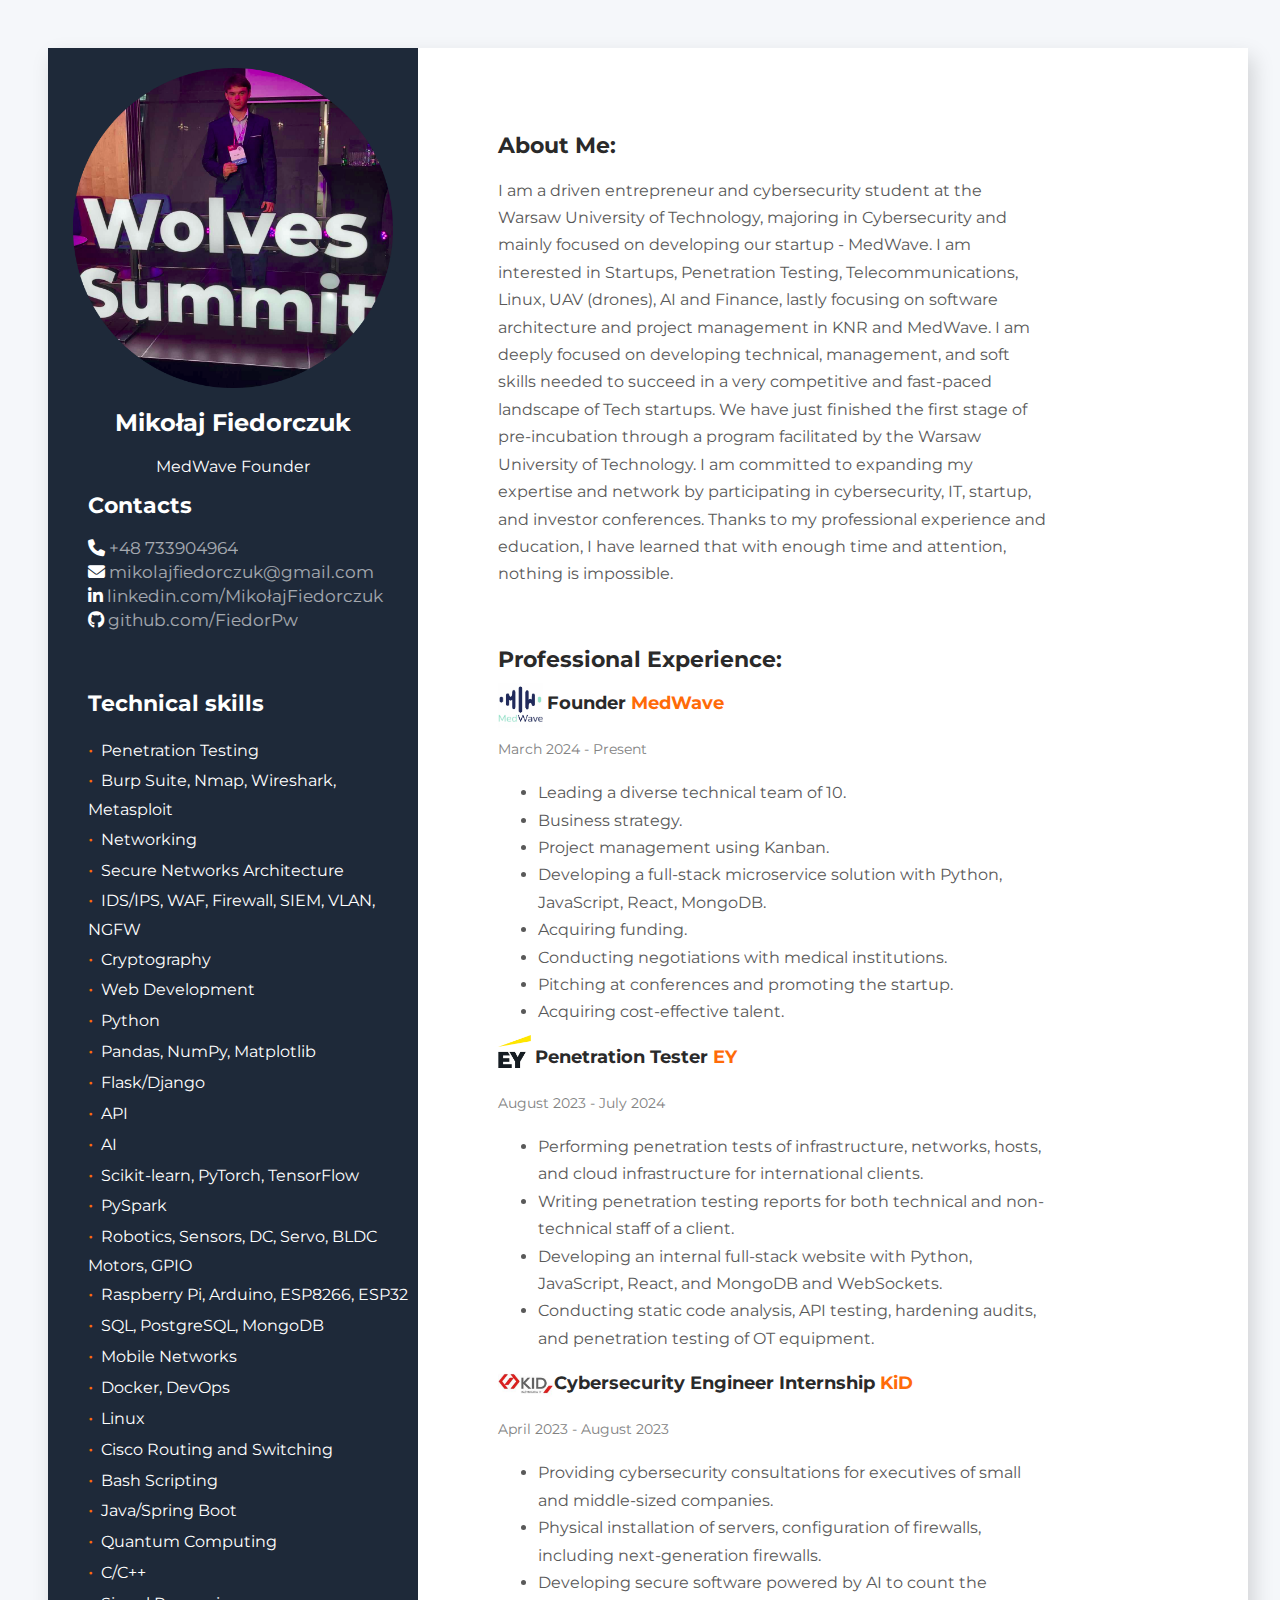
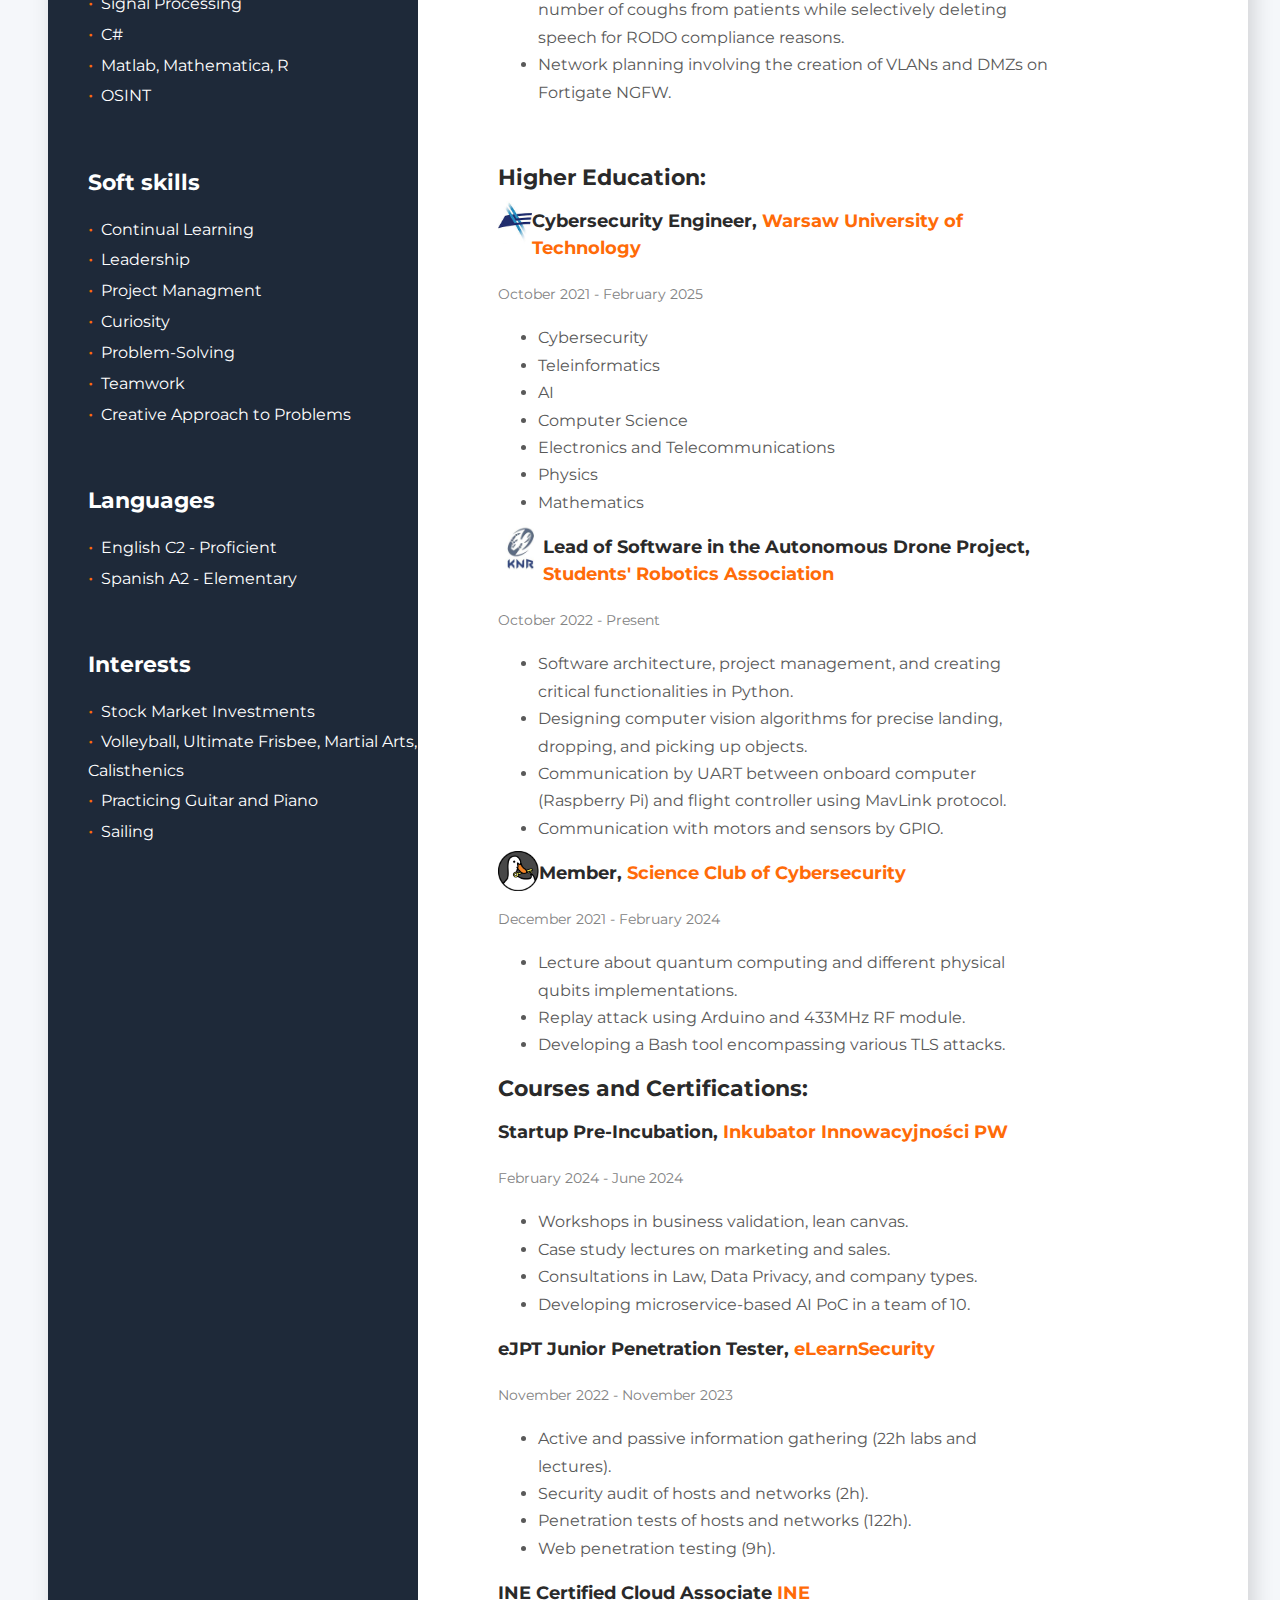
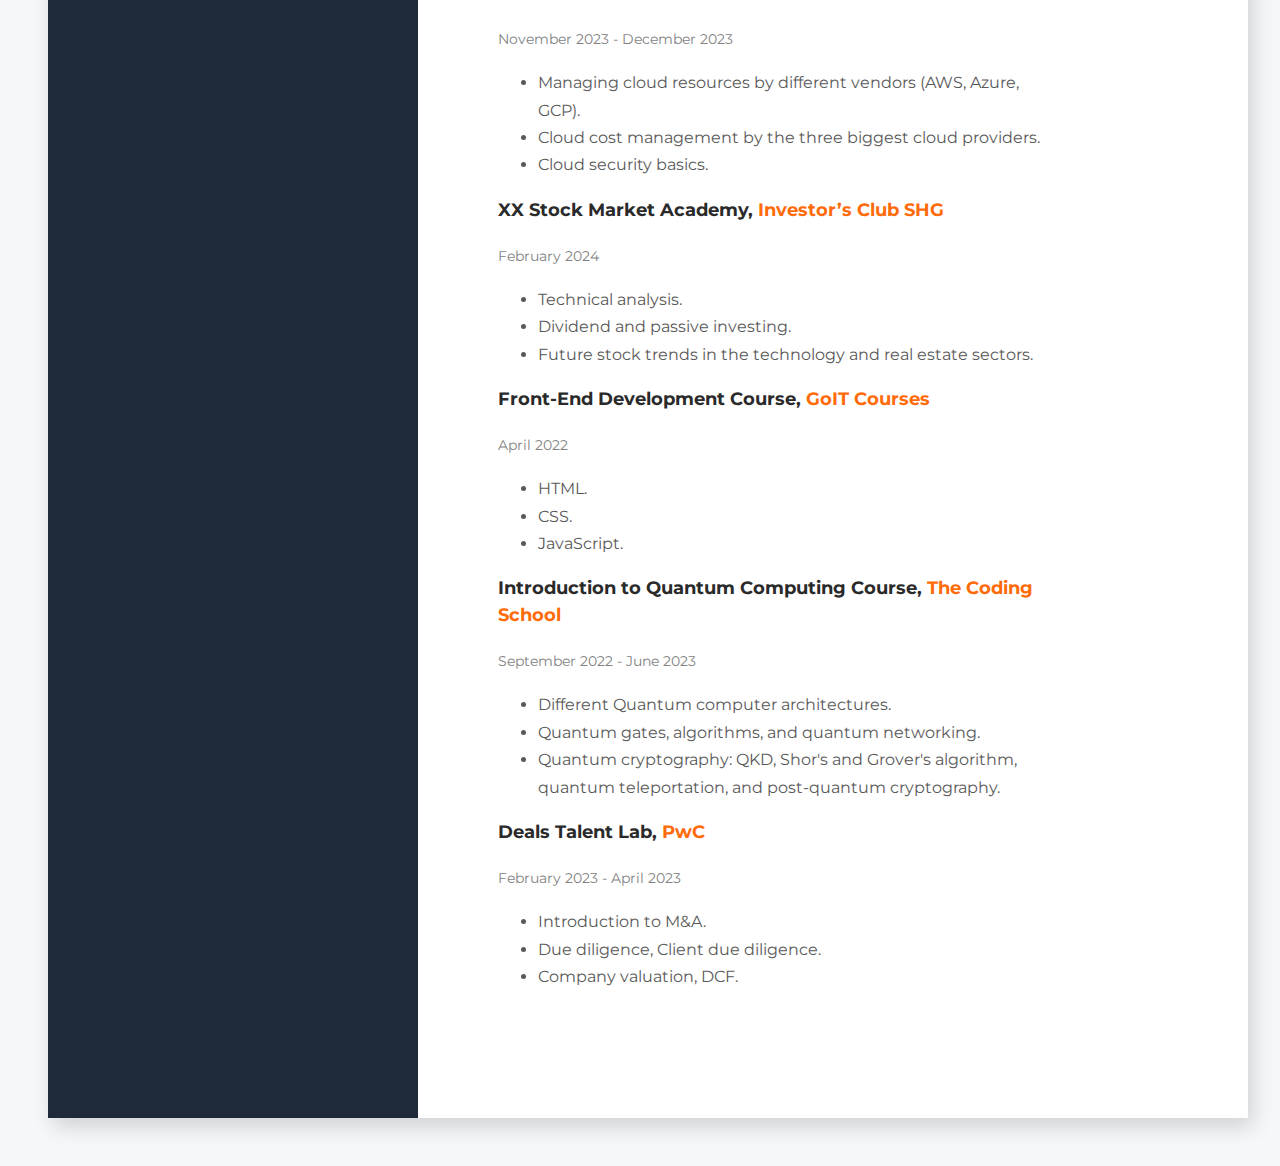
<file: index.html>
<!DOCTYPE html>
<html lang="en">

<head>
  <meta charset="UTF-8" />
  <meta name="viewport" content="width=device-width, initial-scale=1.0" />
  <title>CV</title>
  <link rel="icon" href="images/cvIcon.png" type="image/png">
  <link rel="stylesheet" href="./css/animate.css">
  <link rel="stylesheet" href="./css/style.css" />
  <link href="https://fonts.googleapis.com/css2?family=Montserrat:wght@400;700&display=swap" rel="stylesheet">
  <link href="https://cdnjs.cloudflare.com/ajax/libs/font-awesome/6.2.0/css/all.min.css" rel="stylesheet" type="text/css">
</head>

<body>
  <div class="container">
    <aside class="left-side">
      <div class="photo-case">
        <img src="./images/wolfes_koło.png" alt="My photo" width="370" class="photo" />
      </div>

      <h2 class="imie">Mikołaj Fiedorczuk</h2>
      <p class="imie">MedWave Founder</p>

      <section class="contacts">
        <h2 class="contacts-title">Contacts</h2>

        <ul class="contacts-list">
          <li class="contacts-item">
            <i class="fa-solid fa-phone"></i>
            <a href="tel:+48733904964" class="contacts-link">+48 733904964</a>
          </li>

          <li class="contacts-item">
            <i class="fa fa-envelope" aria-hidden="true"></i>
            <a href="mailto:mikolajfiedorczuk@gmail.com" class="contacts-link">mikolajfiedorczuk@gmail.com</a>
          </li>
          <li class="contacts-item">
            <i class="fa-brands fa-linkedin-in"></i>
            <a href="https://www.linkedin.com/in/miko%C5%82aj-fiedorczuk-2254b7236/" class="contacts-link">linkedin.com/MikołajFiedorczuk</a>
          </li>
          <li class="contacts-item">
            <i class="fa-brands fa-github"></i>
            <a href="https://github.com/FiedorPw" class="contacts-link">github.com/FiedorPw</a>
          </li>
        </ul>
      </section>

      <section class="skills">
        <h2 class="skills-title">Technical skills</h2>
        <ul class="skills-list">
          <li class="skills-item">Penetration Testing</li>
          <li class="skills-item">Burp Suite, Nmap, Wireshark, Metasploit</li>
          <li class="skills-item">Networking</li>
          <li class="skills-item">Secure Networks Architecture</li>
          <li class="skills-item">IDS/IPS, WAF, Firewall, SIEM, VLAN, NGFW</li>
          <li class="skills-item">Cryptography</li>
          <li class="skills-item">Web Development</li>
          <li class="skills-item">Python</li>
          <li class="skills-item">Pandas, NumPy, Matplotlib</li>
          <li class="skills-item">Flask/Django</li>
          <li class="skills-item">API</li>
          <li class="skills-item">AI</li>
          <li class="skills-item">Scikit-learn, PyTorch, TensorFlow</li>
          <li class="skills-item">PySpark</li>
          <li class="skills-item">Robotics, Sensors, DC, Servo, BLDC Motors, GPIO</li>
          <li class="skills-item">Raspberry Pi, Arduino, ESP8266, ESP32</li>
          <li class="skills-item">SQL, PostgreSQL, MongoDB</li>
          <li class="skills-item">Mobile Networks</li>
          <li class="skills-item">Docker, DevOps</li>
          <li class="skills-item">Linux</li>
          <li class="skills-item">Cisco Routing and Switching</li>
          <li class="skills-item">Bash Scripting</li>
          <li class="skills-item">Java/Spring Boot</li>
          <li class="skills-item">Quantum Computing</li>
          <li class="skills-item">C/C++</li>
          <li class="skills-item">Signal Processing</li>
          <li class="skills-item">C#</li>
          <li class="skills-item">Matlab, Mathematica, R</li>
          <li class="skills-item">OSINT</li>
        </ul>
      </section>

      <section class="skills">
        <h2 class="skills-title">Soft skills</h2>
        <ul class="skills-list">
          <li class="skills-item">Continual Learning</li>
          <li class="skills-item">Leadership</li>
          <li class="skills-item">Project Managment</li>
          <li class="skills-item">Curiosity</li>
          <li class="skills-item">Problem-Solving</li>
          <li class="skills-item">Teamwork</li>
          <li class="skills-item">Creative Approach to Problems</li>
        </ul>
      </section>

      <section class="skills">
        <h2 class="skills-title">Languages</h2>
        <ul class="skills-list">
          <li class="skills-item">English C2 - Proficient</li>
          <li class="skills-item">Spanish A2 - Elementary</li>
        </ul>
      </section>

      <section class="skills">
        <h2 class="skills-title">Interests</h2>
        <ul class="skills-list">
          <li class="skills-item">Stock Market Investments</li>
          <li class="skills-item">Volleyball, Ultimate Frisbee, Martial Arts, Calisthenics</li>
          <li class="skills-item">Practicing Guitar and Piano</li>
          <li class="skills-item">Sailing</li>
        </ul>
      </section>
    </aside>

    <div class="right-side">
      <section class="bio">
        <h2 class="jobs-title">About Me:</h2>
        <p class="bio-about">
          I am a driven entrepreneur and cybersecurity student at the Warsaw University of Technology, majoring in Cybersecurity and mainly focused on developing our startup - MedWave.
          I am interested in Startups, Penetration Testing, Telecommunications, Linux, UAV (drones), AI and Finance,
          lastly focusing on software architecture and project management in KNR and MedWave.
          I am deeply focused on developing technical, management, and soft skills needed to succeed in a very competitive and fast-paced
          landscape of Tech startups.
          We have just finished the first stage of pre-incubation through a program facilitated by the Warsaw University of
          Technology. I am committed to expanding my expertise and network by participating in cybersecurity, IT,
          startup, and investor conferences. Thanks to my professional experience and
          education, I have learned that with enough time and attention, nothing is impossible.
        </p>
      </section>

      <section class="jobs">
        <h2 class="jobs-title">Professional Experience:</h2>
        <!-- MedWave -->
        <img src="images/medwave_ico.jpeg" class="img_deg" style="max-height: 45px" alt="MedWave Logo">

        <h3 class="jobs-occupation">
          Founder
          <span class="accent">MedWave</span>
        </h3>

        <p class="jobs-time">
          March 2024 - Present
        </p>
        <ul class="experience">
          <li class="experience-item">Leading a diverse technical team of 10.</li>
          <li class="experience-item">Business strategy.</li>
          <li class="experience-item">Project management using Kanban.</li>
          <li class="experience-item">Developing a full-stack microservice solution with Python, JavaScript, React, MongoDB.</li>
          <li class="experience-item">Acquiring funding.</li>
          <li class="experience-item">Conducting negotiations with medical institutions.</li>
          <li class="experience-item">Pitching at conferences and promoting the startup.</li>
          <li class="experience-item">Acquiring cost-effective talent.</li>
        </ul>

        <!-- EY -->
        <img src="images/ey logo.png" class="img_deg" alt="EY Logo">

        <h3 class="jobs-occupation">
          Penetration Tester
          <span class="accent">EY</span>
        </h3>

        <p class="jobs-time">
          August 2023 - July 2024
        </p>
        <ul class="experience">
          <li class="experience-item">Performing penetration tests of infrastructure, networks, hosts, and cloud infrastructure for international clients.</li>
          <li class="experience-item">Writing penetration testing reports for both technical and non-technical staff of a client.</li>
          <li class="experience-item">Developing an internal full-stack website with Python, JavaScript, React, and MongoDB and WebSockets.</li>
          <li class="experience-item">Conducting static code analysis, API testing, hardening audits, and penetration testing of OT equipment.</li>
        </ul>

        <!-- KiD -->
        <img src="images/kid logo.jpeg" style="float: left; margin: auto; max-width: 100%; max-height: 56px; margin-top: -12px; object-fit: contain;">
        <h3 class="jobs-occupation">
          Cybersecurity Engineer Internship
          <span class="accent">KiD</span>
        </h3>

        <p class="jobs-time">
          April 2023 - August 2023
        </p>
        <ul class="experience">
          <li class="experience-item">Providing cybersecurity consultations for executives of small and middle-sized companies.</li>
          <li class="experience-item">Physical installation of servers, configuration of firewalls, including next-generation firewalls.</li>
          <li class="experience-item">Developing secure software powered by AI to count the number of coughs from patients while selectively deleting speech for RODO compliance reasons.</li>
          <li class="experience-item">Network planning involving the creation of VLANs and DMZs on Fortigate NGFW.</li>
        </ul>

      </section>

      <section class="education">
        <h2 class="education-title">Higher Education:</h2>
        <!-- PW -->
        <img src="images/weiti logo.jpeg" style="float: left; margin: auto; max-width: 100%; max-height: 43px; margin-top: -7px; object-fit: contain;">
        <h3 class="education-degree">
          Cybersecurity Engineer,
          <span class="accent">Warsaw University of Technology</span>
        </h3>
        <p class="education-time">October 2021 - February 2025</p>
        <ul class="experience">
          <li class="experience-item">Cybersecurity</li>
          <li class="experience-item">Teleinformatics</li>
          <li class="experience-item">AI</li>
          <li class="experience-item">Computer Science</li>
          <li class="experience-item">Electronics and Telecommunications</li>
          <li class="experience-item">Physics</li>
          <li class="experience-item">Mathematics</li>
        </ul>

        <!-- KNR -->
        <img src="images/knr.jpeg" style="float: left; margin: auto; max-width: 100%; max-height: 45px; margin-top: -7px; object-fit: contain;">
        <h3 class="education-degree">
          Lead of Software in the Autonomous Drone Project,
          <span class="accent">Students' Robotics Association</span>
        </h3>
        <p class="education-time">October 2022 - Present</p>
        <ul class="experience">
          <li class="experience-item">Software architecture, project management, and creating critical functionalities in Python.</li>
          <li class="experience-item">Designing computer vision algorithms for precise landing, dropping, and picking up objects.</li>
          <li class="experience-item">Communication by UART between onboard computer (Raspberry Pi) and flight controller using MavLink protocol.</li>
          <li class="experience-item">Communication with motors and sensors by GPIO.</li>
        </ul>

        <img src="images/kncyber logo.png" style="float: left; margin: auto; max-width: 100%; max-height: 40px; margin-top: -7px; object-fit: contain;">
        <h3 class="education-degree">
          Member,
          <span class="accent">Science Club of Cybersecurity</span>
        </h3>
        <p class="education-time">December 2021 - February 2024</p>
        <ul class="experience">
          <li class="experience-item">Lecture about quantum computing and different physical qubits implementations.</li>
          <li class="experience-item">Replay attack using Arduino and 433MHz RF module.</li>
          <li class="experience-item">Developing a Bash tool encompassing various TLS attacks.</li>
        </ul>

        <h2 class="education-title">Courses and Certifications:</h2>
        <!-- Pre-Incubator -->
        <h3 class="education-degree">
          Startup Pre-Incubation, <span class="accent">Inkubator Innowacyjności PW</span>
        </h3>
        <p class="education-time">February 2024 - June 2024</p>
        <ul class="experience">
          <li class="experience-item">Workshops in business validation, lean canvas.</li>
          <li class="experience-item">Case study lectures on marketing and sales.</li>
          <li class="experience-item">Consultations in Law, Data Privacy, and company types.</li>
          <li class="experience-item">Developing microservice-based AI PoC in a team of 10.</li>
        </ul>

        <!-- eJPT -->
        <h3 class="education-degree">
          eJPT Junior Penetration Tester, <span class="accent">eLearnSecurity</span>
        </h3>
        <p class="education-time">November 2022 - November 2023</p>
        <ul class="experience">
          <li class="experience-item">Active and passive information gathering (22h labs and lectures).</li>
          <li class="experience-item">Security audit of hosts and networks (2h).</li>
          <li class="experience-item">Penetration tests of hosts and networks (122h).</li>
          <li class="experience-item">Web penetration testing (9h).</li>
        </ul>

        <!-- INE -->
        <h3 class="education-degree">
          INE Certified Cloud Associate <span class="accent">INE</span>
        </h3>
        <p class="education-time">November 2023 - December 2023</p>
        <ul class="experience">
          <li class="experience-item">Managing cloud resources by different vendors (AWS, Azure, GCP).</li>
          <li class="experience-item">Cloud cost management by the three biggest cloud providers.</li>
          <li class="experience-item">Cloud security basics.</li>
        </ul>

        <!-- Stock Market Academy -->
        <h3 class="education-degree">
          XX Stock Market Academy, <span class="accent">Investor’s Club SHG</span>
        </h3>
        <p class="education-time">February 2024</p>
        <ul class="experience">
          <li class="experience-item">Technical analysis.</li>
          <li class="experience-item">Dividend and passive investing.</li>
          <li class="experience-item">Future stock trends in the technology and real estate sectors.</li>
        </ul>

        <!-- Front-end -->
        <h3 class="education-degree">
          Front-End Development Course, <span class="accent">GoIT Courses</span>
        </h3>
        <p class="education-time">April 2022</p>
        <ul class="experience">
          <li class="experience-item">HTML.</li>
          <li class="experience-item">CSS.</li>
          <li class="experience-item">JavaScript.</li>
        </ul>

        <!-- Quantum Computing -->
        <h3 class="education-degree">
          Introduction to Quantum Computing Course, <span class="accent">The Coding School</span>
        </h3>
        <p class="education-time">September 2022 - June 2023</p>
        <ul class="experience">
          <li class="experience-item">Different Quantum computer architectures.</li>
          <li class="experience-item">Quantum gates, algorithms, and quantum networking.</li>
          <li class="experience-item">Quantum cryptography: QKD, Shor's and Grover's algorithm, quantum teleportation, and post-quantum cryptography.</li>
        </ul>

        <!-- PwC -->
        <h3 class="education-degree">
          Deals Talent Lab, <span class="accent">PwC</span>
        </h3>
        <p class="education-time">February 2023 - April 2023</p>
        <ul class="experience">
          <li class="experience-item">Introduction to M&A.</li>
          <li class="experience-item">Due diligence, Client due diligence.</li>
          <li class="experience-item">Company valuation, DCF.</li>
        </ul>
      </section>
    </div>
  </div>
</body>
</html>
</file>
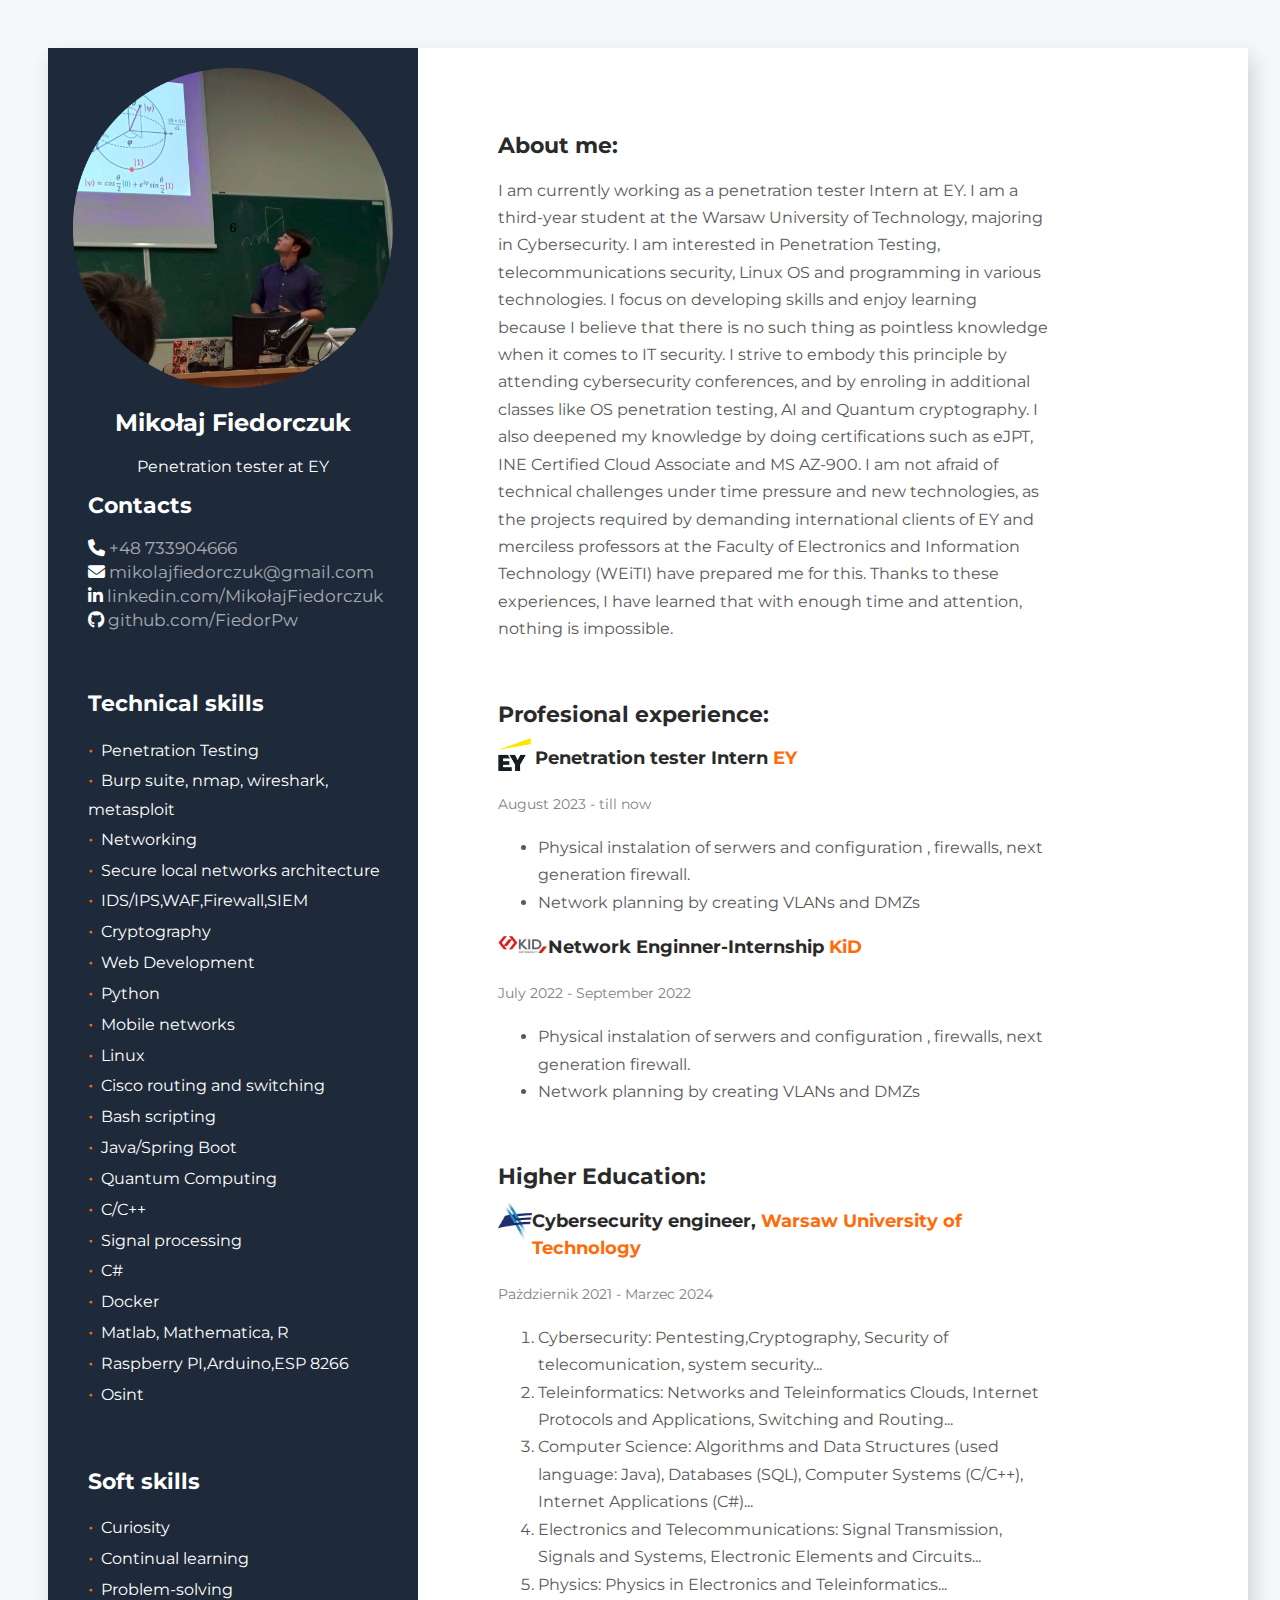
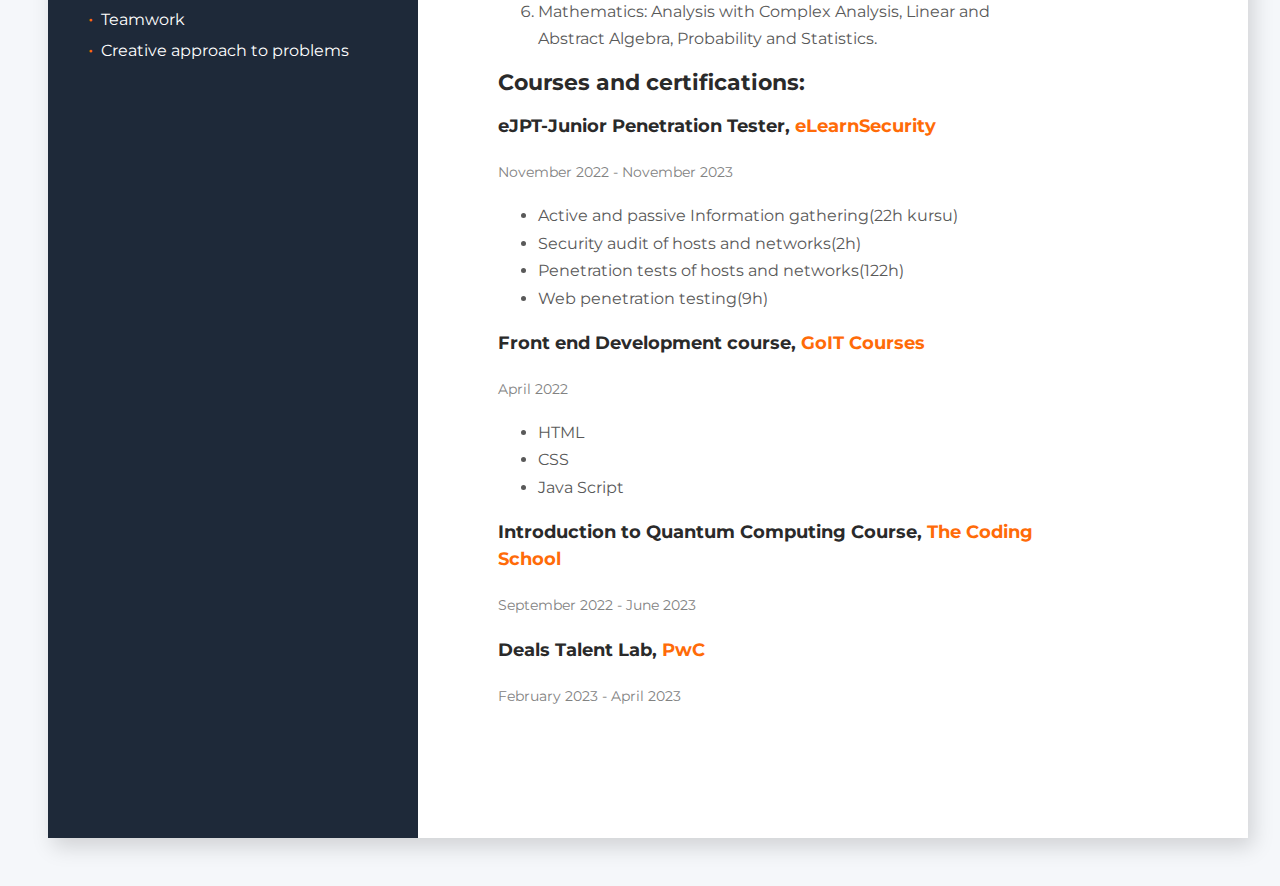
<file: eng.html>
<html lang="en">
  <head>
    <meta charset="UTF-8" />
    <meta name="viewport" content="width=device-width, initial-scale=1.0" />
    <title>CV</title>
    <link rel="icon" type="images/cvIcon.png" href="images/cvIcon.png">
    <link rel="stylesheet" href="./css/animate.css" >
    <link rel="stylesheet" href="./css/style.css" />
    <link href="https://fonts.googleapis.com/css2?family=Montserrat:wght@400;700&display=swap" rel="stylesheet">
    <link href="https://cdnjs.cloudflare.com/ajax/libs/font-awesome/6.2.0/css/all.min.css" rel="stylesheet" type="text/css">
  </head>
  <body>
    <div class="container">
      <aside class="left-side">
        <div class="photo-case">

          <img
          src="./images/qubit kołaj.png"
          height="My photo"
          width="370"
          class="photo"
          />
        </div>

          <h2 class="imie">Mikołaj Fiedorczuk</h2>
          <p class="imie">
            Penetration tester at EY 
          </p>

        <section class="contacts">
          <h2 class="contacts-title">Contacts</h2>
          <ul class="contacts-list">
            <li class="contacts-item">
              <i class="fa-solid fa-phone"></i>
              <a href="tel:+7456049010" class="contacts-link"
                >+48 733904666</a
              >
            </li>
            
            <li class="contacts-item">
              <i class="fa fa-envelope" aria-hidden="true"></i>
              <a href="mailto:
                       
          mikolajfiedorczuk@gmail.com" class="contacts-link"
                >mikolajfiedorczuk@gmail.com</a
              >
            </li>
            <li class="contacts-item">
              

              <i class="fa-brands fa-linkedin-in"></i>
              <a href="
                       
              https://www.linkedin.com/in/miko%C5%82aj-fiedorczuk-2254b7236/" class="contacts-link"
                >linkedin.com/MikołajFiedorczuk</a
              >
            </li>
            <li class="contacts-item">
              <i class="fa-brands fa-github"></i>
              <a href="
                       
              https://github.com/FiedorPw/FiedorPw" class="contacts-link"
                >github.com/FiedorPw</a
              >
            </li>
          </ul>
        </section>

        <section class="skills">
          <h2 class="skills-title">
            Technical skills
          </h2>
          <ul class="skills-list">
        
          <li class="skills-item">Penetration Testing</li>
          <li class="skills-item">Burp suite, nmap, wireshark, metasploit</li>
          <li class="skills-item">Networking</li>
          <li class="skills-item">Secure local networks architecture</li>
          <li class="skills-item">IDS/IPS,WAF,Firewall,SIEM</li>
          <li class="skills-item">Cryptography</li>
          <li class="skills-item">Web Development</li>
          <li class="skills-item">Python</li>
          <li class="skills-item">Mobile networks</li>
          <li class="skills-item">Linux</li>
          <li class="skills-item">Cisco routing and switching</li>
          <li class="skills-item">Bash scripting</li>
          <li class="skills-item">Java/Spring Boot</li>
          <li class="skills-item">Quantum Computing</li>
          <li class="skills-item">C/C++</li>
          <li class="skills-item">Signal processing</li>
          <li class="skills-item">C#</li>
          <li class="skills-item">Docker</li>
          <li class="skills-item">Matlab, Mathematica, R</li>
          <li class="skills-item">Raspberry PI,Arduino,ESP 8266</li>
          <li class="skills-item">Osint</li>
          </ul>
        </section>
        <section class="skills">
          <h2 class="skills-title">
            Soft skills
          </h2>
          <ul class="skills-list">
            <li class="skills-item">Curiosity</li>
            <li class="skills-item">Continual learning</li>
            <li class="skills-item">Problem-solving</li>
            <li class="skills-item">Teamwork</li>
            <li class="skills-item">Creative approach to problems</li>
          </ul>
        </section>
      </aside>
      <div class="right-side">
       
         <section class="bio">
        <!-- <h1 class="bio-title">Mikołaj Fiedorczuk</h1> -->
          <h2 class="jobs-title">
            About me:
          </h2> 
          <p class="bio-about">
            I am currently working as a penetration tester Intern at EY. I am a third-year student at 
            the Warsaw University of Technology, majoring in Cybersecurity. I am interested in Penetration Testing,
             telecommunications security, Linux OS and programming in various technologies. I focus on developing
              skills and enjoy learning because I believe that there is no such thing as pointless knowledge when it 
              comes to IT security.  I strive to embody this principle by attending cybersecurity conferences, and by 
              enroling in additional classes like OS penetration testing, AI and Quantum cryptography. I also deepened 
              my knowledge by doing certifications such as eJPT, INE Certified Cloud Associate and MS AZ-900.
              I am not afraid of technical challenges under time pressure 
              and new technologies, as the projects required by demanding international clients of EY and merciless professors at the
              Faculty of Electronics and Information Technology (WEiTI) have prepared me for this. Thanks to these experiences, I have 
              learned that with enough time and attention, nothing is impossible.
            
          </p>
        </section>
<!--
        <section class="projects">
          <h2 class="projects-title">My Projects</h2>

          <ol>
            <li>
              <a href="https://github.com/FiedorPw/FiedorPw" class="projects-link">
                https://github.com/FiedorPw/FiedorPw
              </a>
            -->
          </ol>
        </section>
        <section class="jobs">
           <h2 class="jobs-title">
            Profesional experience:
          </h2>
          <img src="images/ey logo.png" class="img_deg" alt="EY Logo">
          <h3 class="jobs-occupation">
            Penetration tester Intern
            <span class="accent">EY</span>
          </h3>

          <p class="jobs-time">
            August 2023 - till now
          </p>
          <ul class="experience">
            <li class="experience-item">
            Physical instalation of serwers and configuration , firewalls, next generation firewall.
              </li>
            <li class="experience-item">
            Network planning by creating VLANs and DMZs
            </li>
          </ul>


          <!-- KID -->
          <img src="images/kid logo.jpeg"  style="float: left;
          margin: auto;          /* Centers the image horizontally */
          max-width: 100%;       /* Sets the maximum width to be 100% of the container */
          max-height: 50px;
          margin-top: -12px;  
          object-fit: contain;">
          <h3 class="jobs-occupation">
            Network Enginner-Internship
            <span class="accent">KiD</span>
          </h3>

          <p class="jobs-time">
            July 2022 - September 2022
          </p>
          <ul class="experience">
            <li class="experience-item">
            Physical instalation of serwers and configuration , firewalls, next generation firewall.
              </li>
            <li class="experience-item">
            Network planning by creating VLANs and DMZs
            </li>
           </ul>
        </section> 
        <section class="education"> 
          <h2 class="education-title">Higher Education:</h2>
          
          <!-- PW -->
          <img src="images/weiti logo.jpeg"  style="float: left;
          margin: auto;          /* Centers the image horizontally */
          max-width: 100%;       /* Sets the maximum width to be 100% of the container */
          max-height: 43px;
          margin-top: -7px;  
          object-fit: contain;">
          <h3 class="education-degree">
           Cybersecurity engineer,
            <span class="accent"
              > Warsaw University of Technology</span>
          </h3>
          <p class="education-time">Pażdziernik 2021 - Marzec 2024</p>
          <ol class="experience">
            <li class="experience-item">
              Cybersecurity: Pentesting,Cryptography, Security of telecomunication, system security...
            </li>
            <li class="experience-item">
              Teleinformatics: Networks and Teleinformatics Clouds, Internet Protocols and Applications, Switching and Routing...
            </li>
            <li class="experience-item">
              Computer Science: Algorithms and Data Structures (used language: Java), Databases (SQL), Computer Systems (C/C++), Internet Applications (C#)...
            </li>
            <li class="experience-item">
              Electronics and Telecommunications: Signal Transmission, Signals and Systems, Electronic Elements and Circuits...
            </li>
            <li class="experience-item">
              Physics: Physics in Electronics and Teleinformatics...
            </li>
            <li class="experience-item">
              Mathematics: Analysis with Complex Analysis, Linear and Abstract Algebra, Probability and Statistics.
            </li>
          </ol> 

          <h2 class="education-title">Courses and certifications:</h2>

          <!-- eJPT -->
          <h3 class="education-degree">
              eJPT-Junior Penetration Tester, <span class="accent">eLearnSecurity</span>
            </h3>
            <p class="education-time">November 2022 -  November 2023</p>
            <ul class="experience">
              <li class="experience-item">
              Active and passive Information gathering(22h kursu)
                </li>
              <li class="experience-item">
              Security audit of hosts and networks(2h)
              </li>
              <li class="experience-item">
              Penetration tests of hosts and networks(122h)
              </li>
            <li class="experience-item">
              Web penetration testing(9h)
            </li>
           
            </ul> 
          <h3 class="education-degree">
            Front end Development course, <span class="accent">GoIT Courses</span>
          </h3>
          <p class="education-time">April 2022</p>
          <ul class="experience">
            <li class="experience-item">
            HTML
              </li>
            <li class="experience-item">
            CSS
            </li>
            <li class="experience-item">
            Java Script
            </li>
         
         
          </ul> 
          <h3 class="education-degree">
            Introduction to Quantum Computing Course, <span class="accent">The Coding School</span>
          </h3>
          <p class="education-time">September 2022 - June 2023</p>

          

          <h3 class="education-degree">
            Deals Talent Lab, <span class="accent">PwC</span>
          </h3>
          <p class="education-time">February 2023 - April 2023</p>

        </section>
      </div>
    </div>
  </body>
</html>
</file>
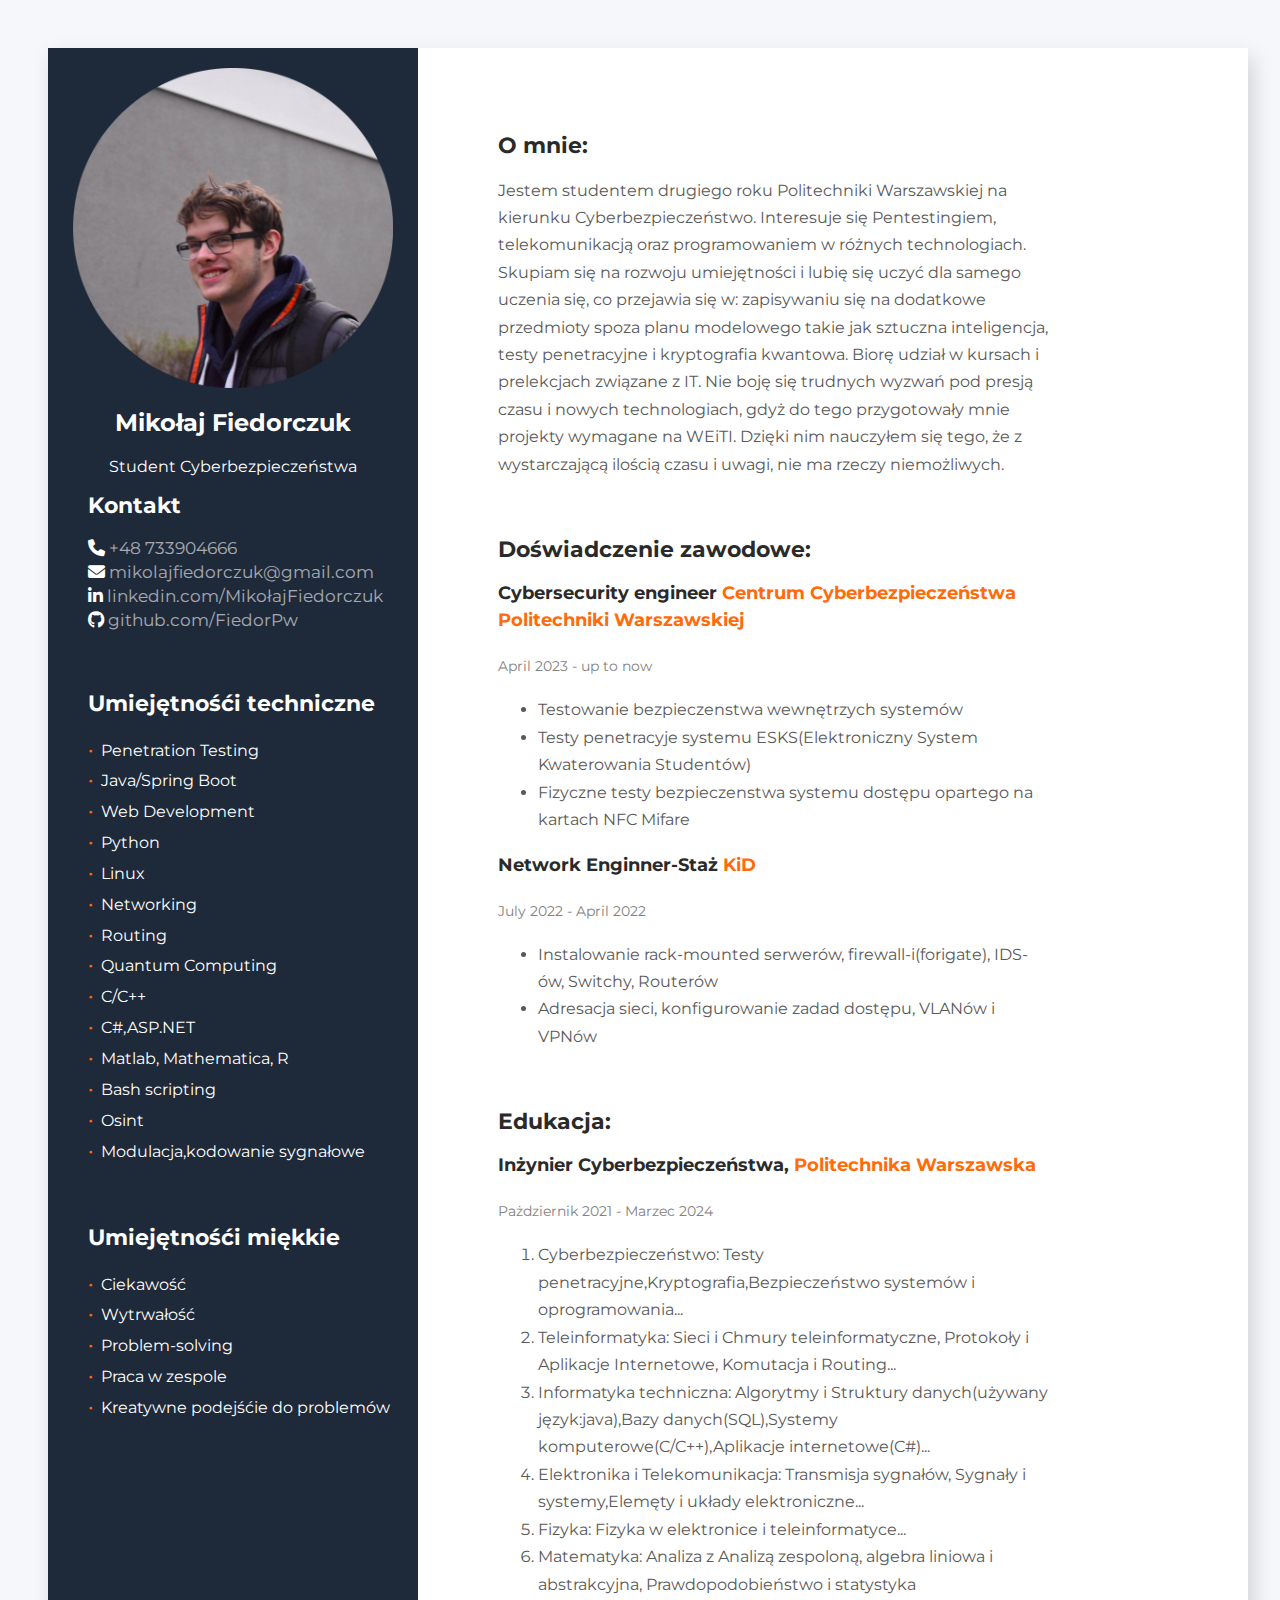
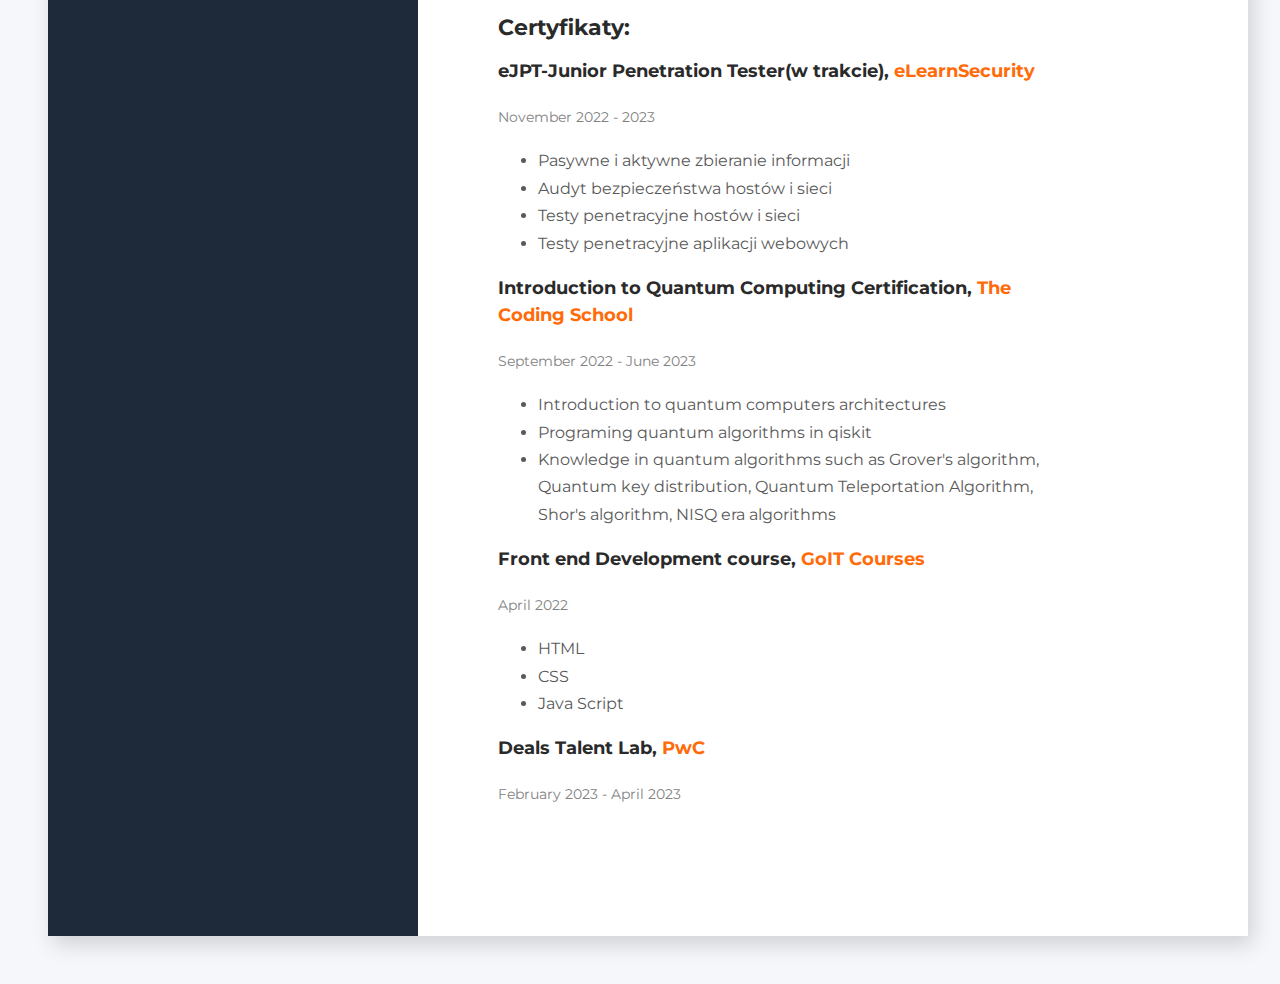
<file: pol.html>
<html lang="en">
  <!--  -->
  <head>
    <meta charset="UTF-8" />
    <meta name="viewport" content="width=device-width, initial-scale=1.0" />
    <title>CV</title>
    <link rel="icon" type="images/cvIcon.png" href="images/cvIcon.png">
    <link rel="stylesheet" href="./css/animate.css" >
    <link rel="stylesheet" href="./css/style.css" />
    <link href="https://fonts.googleapis.com/css2?family=Montserrat:wght@400;700&display=swap" rel="stylesheet">
    <link href="https://cdnjs.cloudflare.com/ajax/libs/font-awesome/6.2.0/css/all.min.css" rel="stylesheet" type="text/css">
  </head>
  <body>
    <div class="container">
      <aside class="left-side">
        <div class="photo-case">

          <img
          src="./images/krągłyKołaj.png"
          height="My photo"
          width="370"
          class="photo"
          />
        </div>

          <h2 class="imie">Mikołaj Fiedorczuk</h2>
          <p class="imie">
            Student Cyberbezpieczeństwa 
          </p>

        <section class="contacts">
          <h2 class="contacts-title">Kontakt</h2>
          <ul class="contacts-list">
            <li class="contacts-item">
              <i class="fa-solid fa-phone"></i>
              <a href="tel:+7456049010" class="contacts-link"
                >+48 733904666</a
              >
            </li>
            
            <li class="contacts-item">
              <i class="fa fa-envelope" aria-hidden="true"></i>
              <a href="mailto:
                       
          mikolajfiedorczuk@gmail.com" class="contacts-link"
                >mikolajfiedorczuk@gmail.com</a
              >
            </li>
            <li class="contacts-item">
              

              <i class="fa-brands fa-linkedin-in"></i>
              <a href="
                       
              https://www.linkedin.com/in/miko%C5%82aj-fiedorczuk-2254b7236/" class="contacts-link"
                >linkedin.com/MikołajFiedorczuk</a
              >
            </li>
            <li class="contacts-item">
              <i class="fa-brands fa-github"></i>
              <a href="
                       
              https://github.com/FiedorPw/FiedorPw" class="contacts-link"
                >github.com/FiedorPw</a
              >
            </li>
          </ul>
        </section>

        <section class="skills">
          <h2 class="skills-title">
            Umiejętnośći techniczne
          </h2>
          <ul class="skills-list">
        
          <li class="skills-item">Penetration Testing</li>
          <li class="skills-item">Java/Spring Boot</li>
          <li class="skills-item">Web Development</li>
          <li class="skills-item">Python</li>
          <li class="skills-item">Linux</li>
          <li class="skills-item">Networking</li>
          <li class="skills-item">Routing</li>
          <li class="skills-item">Quantum Computing</li>
          <li class="skills-item">C/C++</li>
          <li class="skills-item">C#,ASP.NET</li>
          <li class="skills-item">Matlab, Mathematica, R</li>
          <li class="skills-item">Bash scripting</li>
          <li class="skills-item">Osint</li>
          <li class="skills-item">Modulacja,kodowanie sygnałowe</li>
          </ul>
        </section>
        <section class="skills">
          <h2 class="skills-title">
            Umiejętnośći miękkie
          </h2>
          <ul class="skills-list">
            <li class="skills-item">Ciekawość</li>
            <li class="skills-item">Wytrwałość</li>
            <li class="skills-item">Problem-solving</li>
            <li class="skills-item">Praca w zespole</li>
            <li class="skills-item">Kreatywne podejśćie do problemów</li>
          </ul>
        </section>
      </aside>
      <div class="right-side">
        <!-- <button onclick="language()">button</button> -->
         <section class="bio">
        <!-- <h1 class="bio-title">Mikołaj Fiedorczuk</h1> -->
          <h2 class="jobs-title">
            O mnie:
          </h2> 
          <p class="bio-about">
            Jestem studentem drugiego roku Politechniki Warszawskiej na kierunku Cyberbezpieczeństwo. 
            Interesuje się Pentestingiem, telekomunikacją oraz programowaniem w różnych technologiach. 
            Skupiam się na rozwoju umiejętności i lubię się uczyć dla samego uczenia się, co przejawia się w: 
            zapisywaniu się na dodatkowe przedmioty spoza planu modelowego takie jak sztuczna inteligencja, 
            testy penetracyjne i kryptografia kwantowa. Biorę udział w kursach i prelekcjach związane z IT. 
            Nie boję się trudnych wyzwań pod presją czasu i nowych technologiach, gdyż do tego przygotowały 
            mnie projekty wymagane na WEiTI. Dzięki nim nauczyłem się tego, że z wystarczającą ilością czasu 
            i uwagi, nie ma rzeczy niemożliwych.
            
          </p>
        </section>
<!--
        <section class="projects">
          <h2 class="projects-title">My Projects</h2>

          <ol>
            <li>
              <a href="https://github.com/FiedorPw/FiedorPw" class="projects-link">
                https://github.com/FiedorPw/FiedorPw
              </a>
            -->
          </ol>
        </section>
        <section class="jobs">
           <h2 class="jobs-title">
            Doświadczenie zawodowe:
          </h2>

          <h3 class="jobs-occupation">
            Cybersecurity engineer
            <span class="accent">Centrum Cyberbezpieczeństwa Politechniki Warszawskiej</span>
          </h3>

          <p class="jobs-time">
            April 2023 - up to now
          </p>
          <ul class="experience">
            <li class="experience-item">
            Testowanie bezpieczenstwa wewnętrzych systemów
              </li>
            <li class="experience-item">
             Testy penetracyje systemu ESKS(Elektroniczny System Kwaterowania Studentów)
            </li>
            <li class="experience-item">
              Fizyczne testy bezpieczenstwa systemu dostępu opartego na kartach NFC Mifare 
            </li>
          </ul>



          <h3 class="jobs-occupation">
            Network Enginner-Staż
            <span class="accent">KiD</span>
          </h3>

          <p class="jobs-time">
            July 2022 - April 2022
          </p>
          <ul class="experience">
            <li class="experience-item">
             Instalowanie rack-mounted serwerów, firewall-i(forigate), IDS-ów, Switchy, Routerów
              </li>
            <li class="experience-item">
            Adresacja sieci, konfigurowanie zadad dostępu, VLANów i VPNów
            </li>
           
          </ul>
        </section> 
        <section class="education"> 
          <h2 class="education-title">Edukacja:</h2>

          <!-- PW -->
          <h3 class="education-degree">
           Inżynier Cyberbezpieczeństwa,
            <span class="accent"
              > Politechnika Warszawska</span>
          </h3>
          <p class="education-time">Pażdziernik 2021 - Marzec 2024</p>
          <ol class="experience">
            <li class="experience-item">
              Cyberbezpieczeństwo: Testy penetracyjne,Kryptografia,Bezpieczeństwo systemów i oprogramowania...
            </li>
            <li class="experience-item">
              Teleinformatyka: Sieci i Chmury teleinformatyczne, Protokoły i Aplikacje Internetowe, Komutacja i Routing...
            </li>
            <li class="experience-item">
              Informatyka techniczna: Algorytmy i Struktury danych(używany język:java),Bazy danych(SQL),Systemy komputerowe(C/C++),Aplikacje internetowe(C#)...
            </li>
            <li class="experience-item">
              Elektronika i Telekomunikacja: Transmisja sygnałów, Sygnały i systemy,Elemęty i układy elektroniczne...
            </li>
            <li class="experience-item">
              Fizyka: Fizyka w elektronice i teleinformatyce...
            </li>
            <li class="experience-item">
              Matematyka: Analiza z Analizą zespoloną, algebra liniowa i abstrakcyjna, Prawdopodobieństwo i statystyka
            </li>
          </ol> 
          <h2 class="education-title">Certyfikaty:</h2>
          <!-- eJPT -->
          <h3 class="education-degree">
              eJPT-Junior Penetration Tester(w trakcie), <span class="accent">eLearnSecurity</span>
            </h3>
            <p class="education-time">November 2022 -  2023</p>
            <ul class="experience">
              <li class="experience-item">
              Pasywne i aktywne zbieranie informacji
                </li>
              <li class="experience-item">
              Audyt bezpieczeństwa hostów i sieci
              </li>
              <li class="experience-item">
              Testy penetracyjne hostów i sieci
              </li>
            <li class="experience-item">
              Testy penetracyjne aplikacji webowych
            </li>

          </ul> 

             <h3 class="education-degree">
            Introduction to Quantum Computing Certification, <span class="accent">The Coding School</span>
          </h3>
          <p class="education-time">September 2022 - June 2023</p>

          
          <ul class="experience">
            <li class="experience-item">
              Introduction to quantum computers architectures
              </li>
            <li class="experience-item">
              Programing quantum algorithms in qiskit
            </li>
            <li class="experience-item">
            Knowledge in quantum algorithms such as Grover's algorithm, Quantum key distribution, Quantum Teleportation Algorithm, Shor's algorithm, NISQ era algorithms
            </li>
         
         
          </ul> 

          <h3 class="education-degree">
            Front end Development course, <span class="accent">GoIT Courses</span>
          </h3>
          <p class="education-time">April 2022</p>
          <ul class="experience">
            <li class="experience-item">
            HTML
              </li>
            <li class="experience-item">
            CSS
            </li>
            <li class="experience-item">
            Java Script
            </li>
         
         
          </ul> 
        

          

          <h3 class="education-degree">
            Deals Talent Lab, <span class="accent">PwC</span>
          </h3>
          <p class="education-time">February 2023 - April 2023</p>

        </section>
      </div>
    </div>
  </body>
</html>
</file>
<file: css/style.css>
.img_deg {
  float: left;
  margin: auto;          /* Centers the image horizontally */
  max-width: 100%;       /* Sets the maximum width to be 100% of the container */
  max-height: 33px;
  margin-top: -7px;
  margin-right: 4px;  
  object-fit: contain; /*
     /* Sets the maximum height of the image */
}


button{
  display: flex;
  justify-content: right;
  align-items: right;
}
.imie{
    width: 370px;
    display: flex;
    justify-content: center;
    align-items: center;
  
}

body {
  background-color: #f5f7fa;
  padding: 40px;
  font-family: 'Montserrat', sans-serif;
}

.container {
  display: flex;
  width: 1200px;
  margin-left: auto;
  margin-right: auto;

  background-color: #fff;
  box-shadow: 5px 9px 20px rgba(0, 0, 0, 0.15);
}

.bio,
.projects,
.jobs,
.education {
  margin-bottom: 60px;
}


.right-side {
  width: 830px;
  padding-left: 80px;
  padding-right: 200px;
  padding-top: 68px;
  padding-bottom: 68px;
}

.bio-title {
  font-size: 45px;
  line-height: 2;
  margin-bottom: 20px;
}

.bio-occupation {
  margin-bottom: 27px;
}

.bio-title,
.bio-occupation {
  color: #2a2a2a;
}

.bio-occupation,
.bio-about {
  font-size: 16px;
  line-height: 1.714;
}

.bio-about {
  color: #595959;
}

.projects-title {
  margin-bottom: 14px;
  color: #2a2a2a;
  font-size: 22px;
  line-height: 24px;
}

.projects-link {
  color: #220fdc;
  font-size: 14px;
  line-height: 24px;
}

.projects-link:hover {
  color: #ff6b08;
}

.jobs-title,
.education-title {
  color: #2a2a2a;
  font-size: 22px;
  line-height: 1.091;
}

.jobs-occupation,
.education-degree {
  color: #2a2a2a;
  font-size: 18px;
  line-height: 1.5;
}

.jobs-time,
.education-time {
  color: #828282;
  font-size: 14px;
  line-height: 2;
}

.experience-item {
  color: #595959;
  font-size: 16px;
  line-height: 1.714;
}

.accent {
  color: #ff6b08;
}

/* ========= left-side ========= */

.left-side {
  width: 370px;
  background-color: #1e2939;
  color: #fff;
}

.skills-title {
  font-size: 22px;
  line-height: 1.091;
}

.skills-item {
  font-size: 16px;
  line-height: 1.714;
}

.skills-list {
  list-style: none;
  padding-left: 0;
}

.skills-item::before {
  content: "\2022";
  margin-right: 8px;
  color: #ff6b08;
  font-size: 18px;
}
.photo-case{
  margin-top: 20px;
  display: flex;
  justify-content: center;
  align-items: center;
}

.photo {
  width: 320px;
 
}


.contacts,
.skills,
.widget {
  margin-bottom: 60px;
}

.contacts,
.skills,
.widget {
  padding-left: 40px;
}

.contacts-title,
.skills-title {
  color: #ffffff;
  font-family: Montserrat;
  font-size: 22px;
  font-weight: 700;
  line-height: 24px;
}

.contacts-list {
  list-style: none;
  padding-left: 0;
}

.contacts-item {
  font-size: 17px;
  font-weight: 400;
  line-height: 24px;
  color: #ffffff;
}

.contacts-link {
  opacity: 0.6;
  color: #ffffff;
  text-decoration: none;
}

.contacts-link:hover {
  opacity: 1;
  text-decoration: underline;
}

.widget-link {
  color: #fff;
  background-color: #ff6b08;
  padding-top: 20px;
  padding-right: 43px;
  padding-bottom: 20px;
  padding-left: 43px;
  text-decoration: none;
  text-transform: uppercase;
  font-size: 12px;
  font-weight: bold;
  box-shadow: 0px 0px 13px 1px rgba(255,107,8,0.4);
}

.widget-link:hover {
  box-shadow: 0px 6px 32px 1px rgba(255,107,8,0.92);
}

.widget:hover {
  animation: shake 1s;
}

.photo:hover {
  animation: pulse 1s;
}
</file>
